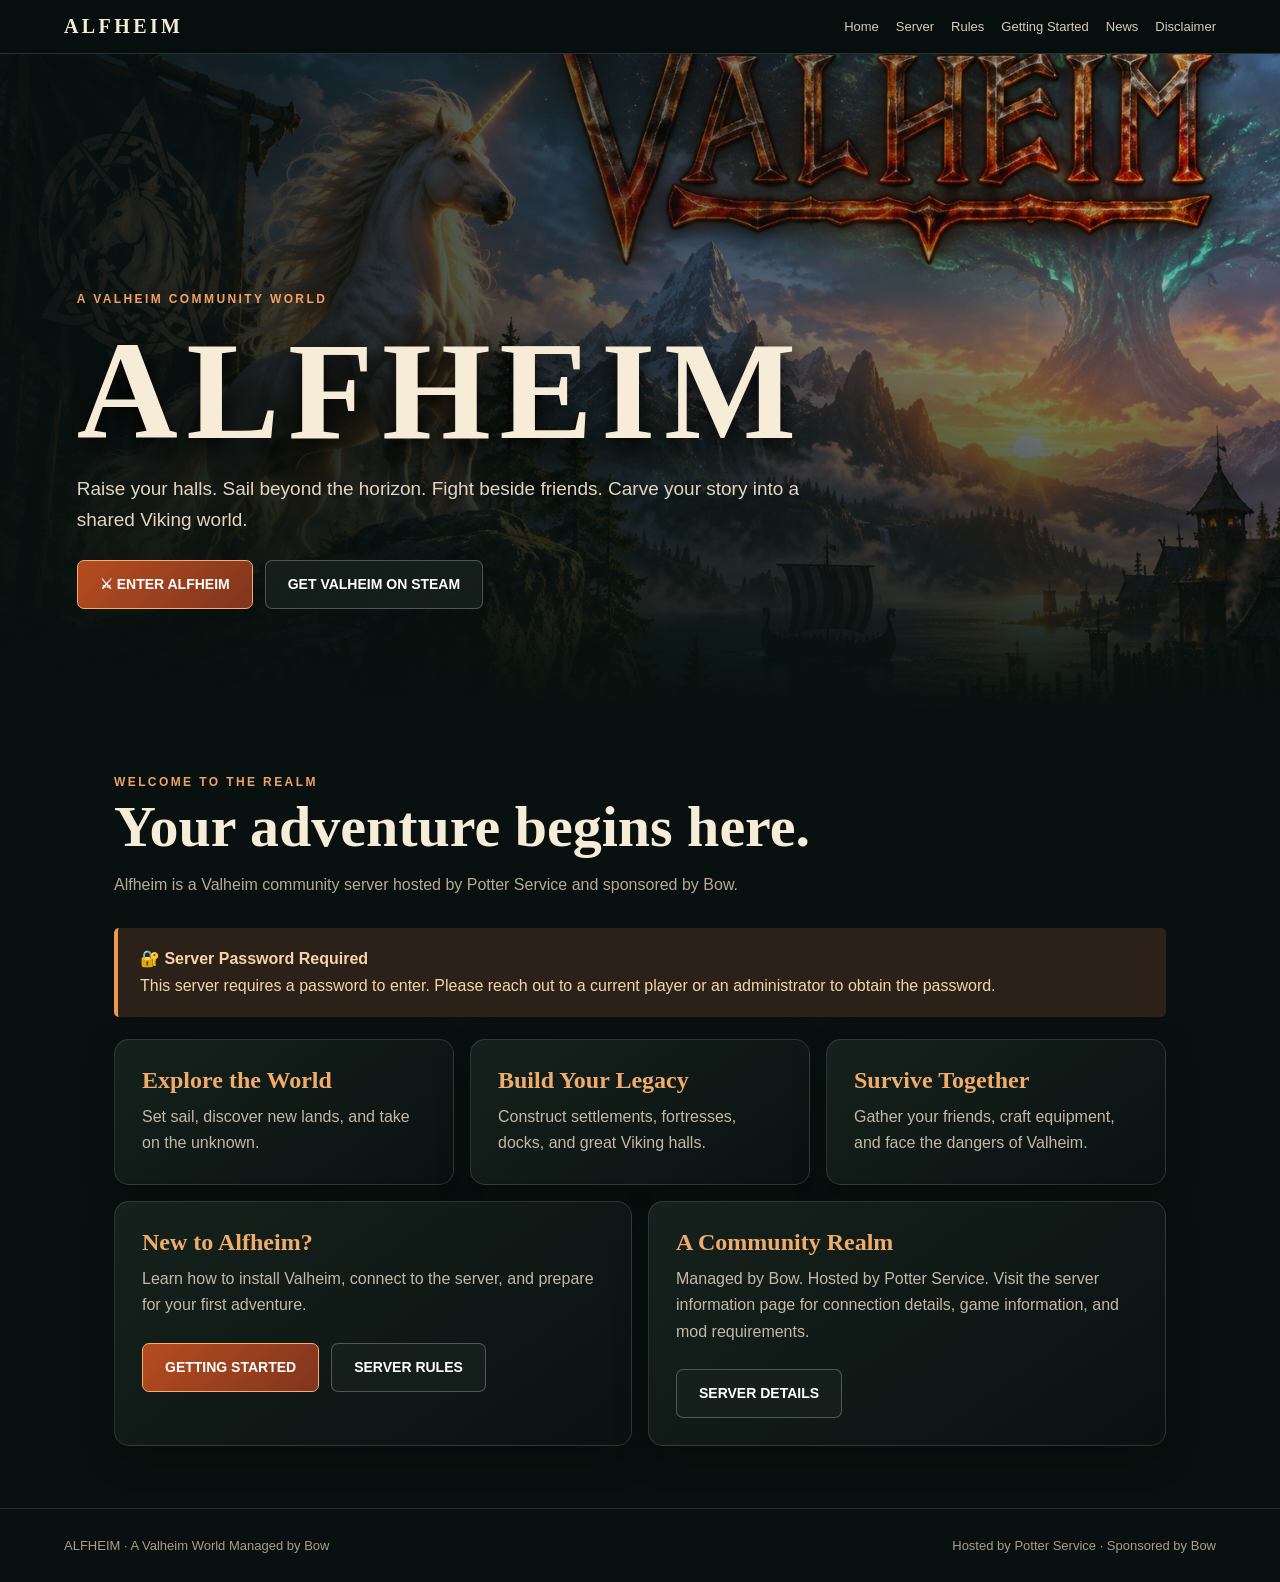
<file: index.html>
<!doctype html><html lang="en"><head><meta charset="utf-8"><meta name="viewport" content="width=device-width,initial-scale=1"><title>Home | Alfheim</title><link rel="stylesheet" href="style.css"></head><body><nav class="nav"><a class="brand" href="index.html" style="text-decoration:none">ALFHEIM</a><div class="links"><a href="index.html">Home</a><a href="server.html">Server</a><a href="rules.html">Rules</a><a href="getting-started.html">Getting Started</a><a href="news.html">News</a><a href="disclaimer.html">Disclaimer</a></div></nav><header class="hero"><div class="hero-box"><div class="eyebrow">A VALHEIM COMMUNITY WORLD</div><h1>ALFHEIM</h1><p>Raise your halls. Sail beyond the horizon. Fight beside friends. Carve your story into a shared Viking world.</p><div class="buttons"><a id="joinAlfheim" class="btn" href="#">⚔ ENTER ALFHEIM</a><a class="btn alt" href="https://store.steampowered.com/app/892970/Valheim/" target="_blank" rel="noopener">GET VALHEIM ON STEAM</a></div></div></header><main class="wrap"><div class="eyebrow">WELCOME TO THE REALM</div><h2 class="section-title">Your adventure begins here.</h2><p class="sub">Alfheim is a Valheim community server hosted by Potter Service and sponsored by Bow.</p><aside class="notice"><strong>🔐 Server Password Required</strong><div>This server requires a password to enter. Please reach out to a current player or an administrator to obtain the password.</div></aside><section class="grid"><article class="card"><h3>Explore the World</h3><p>Set sail, discover new lands, and take on the unknown.</p></article><article class="card"><h3>Build Your Legacy</h3><p>Construct settlements, fortresses, docks, and great Viking halls.</p></article><article class="card"><h3>Survive Together</h3><p>Gather your friends, craft equipment, and face the dangers of Valheim.</p></article></section><section class="grid two" style="margin-top:16px"><article class="panel"><h2>New to Alfheim?</h2><p>Learn how to install Valheim, connect to the server, and prepare for your first adventure.</p><div class="buttons"><a class="btn" href="getting-started.html">GETTING STARTED</a><a class="btn alt" href="rules.html">SERVER RULES</a></div></article><article class="panel"><h2>A Community Realm</h2><p>Managed by Bow. Hosted by Potter Service. Visit the server information page for connection details, game information, and mod requirements.</p><div class="buttons"><a class="btn alt" href="server.html">SERVER DETAILS</a></div></article></section></main><div id="confirmModal" class="modal-backdrop" role="dialog" aria-modal="true" aria-labelledby="confirmTitle"><div class="modal"><div class="eyebrow">PREPARE FOR THE JOURNEY</div><h2 id="confirmTitle">Enter Alfheim?</h2><p>You're about to launch Steam and Valheim. Are you sure you want to continue?</p><div class="modal-actions"><button class="btn" id="yesLaunch">YES, CONTINUE</button><button class="btn alt" data-close>CANCEL</button></div></div></div><div id="waitModal" class="modal-backdrop" role="dialog" aria-modal="true" aria-labelledby="waitTitle"><div class="modal"><div class="eyebrow">YOUR JOURNEY BEGINS</div><h2 id="waitTitle">Launching Valheim</h2><p>Please wait while Steam opens and launches your game. Valheim should automatically connect to the Alfheim server upon launch.</p><p class="small">Your browser may ask permission to open Steam. Allow it to continue. You will need the server password to enter Alfheim.</p><div class="modal-actions"><button class="btn alt" data-close>CLOSE</button></div></div></div><script src="launch.js"></script><footer class="footer"><span>ALFHEIM · A Valheim World Managed by Bow</span><span>Hosted by Potter Service · Sponsored by Bow</span></footer></body></html>
</file>
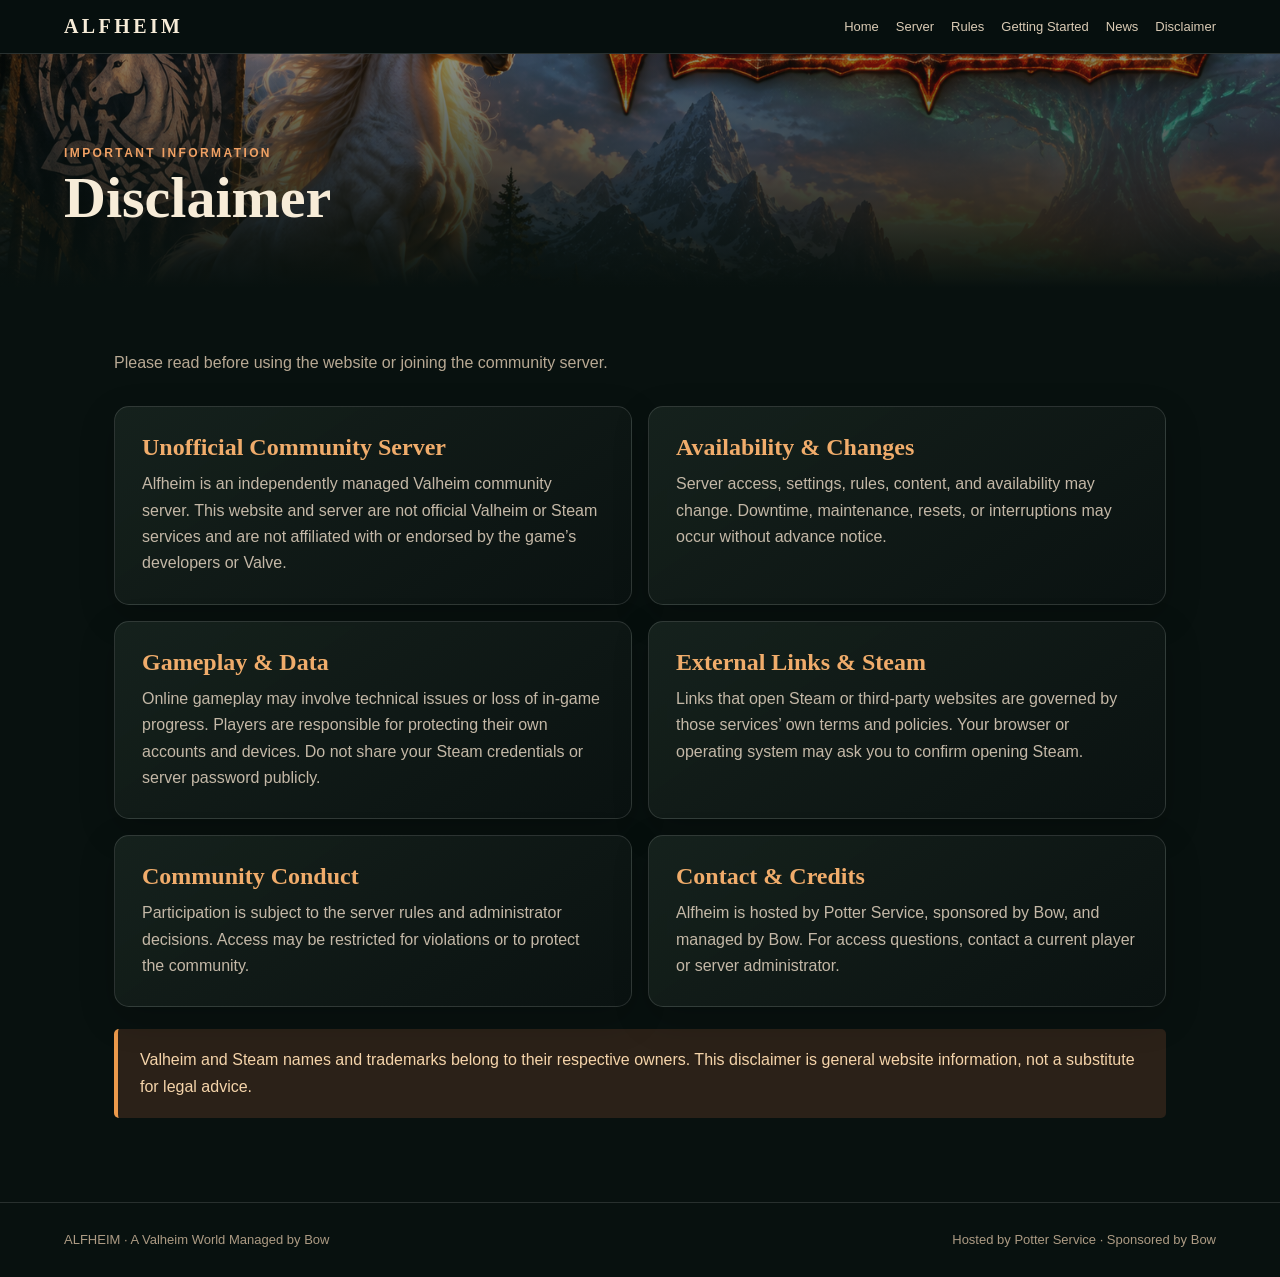
<file: disclaimer.html>
<!doctype html><html lang="en"><head><meta charset="utf-8"><meta name="viewport" content="width=device-width,initial-scale=1"><title>Disclaimer | Alfheim</title><link rel="stylesheet" href="style.css"></head><body><nav class="nav"><a class="brand" href="index.html" style="text-decoration:none">ALFHEIM</a><div class="links"><a href="index.html">Home</a><a href="server.html">Server</a><a href="rules.html">Rules</a><a href="getting-started.html">Getting Started</a><a href="news.html">News</a><a href="disclaimer.html">Disclaimer</a></div></nav><header class="page-banner"><div class="wrap" style="padding:0"><div class="eyebrow">IMPORTANT INFORMATION</div><h1 class="section-title">Disclaimer</h1></div></header><main class="wrap"><p class="sub">Please read before using the website or joining the community server.</p><div class="grid two"><article class="card"><h3>Unofficial Community Server</h3><p>Alfheim is an independently managed Valheim community server. This website and server are not official Valheim or Steam services and are not affiliated with or endorsed by the game’s developers or Valve.</p></article><article class="card"><h3>Availability & Changes</h3><p>Server access, settings, rules, content, and availability may change. Downtime, maintenance, resets, or interruptions may occur without advance notice.</p></article><article class="card"><h3>Gameplay & Data</h3><p>Online gameplay may involve technical issues or loss of in-game progress. Players are responsible for protecting their own accounts and devices. Do not share your Steam credentials or server password publicly.</p></article><article class="card"><h3>External Links & Steam</h3><p>Links that open Steam or third-party websites are governed by those services’ own terms and policies. Your browser or operating system may ask you to confirm opening Steam.</p></article><article class="card"><h3>Community Conduct</h3><p>Participation is subject to the server rules and administrator decisions. Access may be restricted for violations or to protect the community.</p></article><article class="card"><h3>Contact & Credits</h3><p>Alfheim is hosted by Potter Service, sponsored by Bow, and managed by Bow. For access questions, contact a current player or server administrator.</p></article></div><div class="notice">Valheim and Steam names and trademarks belong to their respective owners. This disclaimer is general website information, not a substitute for legal advice.</div></main><footer class="footer"><span>ALFHEIM · A Valheim World Managed by Bow</span><span>Hosted by Potter Service · Sponsored by Bow</span></footer></body></html>
</file>
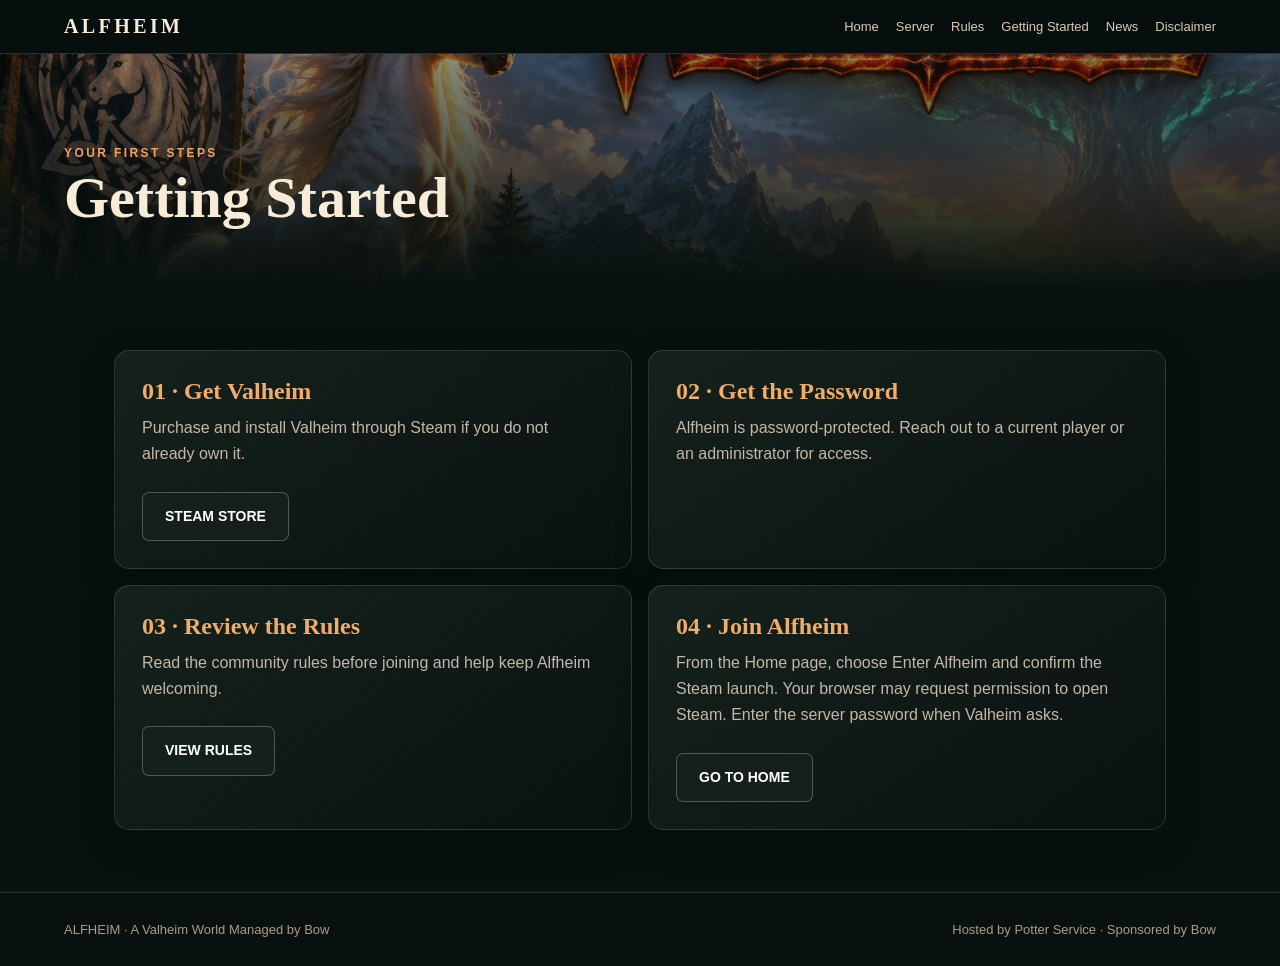
<file: getting-started.html>
<!doctype html><html lang="en"><head><meta charset="utf-8"><meta name="viewport" content="width=device-width,initial-scale=1"><title>Getting Started | Alfheim</title><link rel="stylesheet" href="style.css"></head><body><nav class="nav"><a class="brand" href="index.html" style="text-decoration:none">ALFHEIM</a><div class="links"><a href="index.html">Home</a><a href="server.html">Server</a><a href="rules.html">Rules</a><a href="getting-started.html">Getting Started</a><a href="news.html">News</a><a href="disclaimer.html">Disclaimer</a></div></nav><header class="page-banner"><div class="wrap" style="padding:0"><div class="eyebrow">YOUR FIRST STEPS</div><h1 class="section-title">Getting Started</h1></div></header><main class="wrap"><div class="grid two"><article class="card"><h3>01 · Get Valheim</h3><p>Purchase and install Valheim through Steam if you do not already own it.</p><div class="buttons"><a class="btn alt" href="https://store.steampowered.com/app/892970/Valheim/" target="_blank" rel="noopener">STEAM STORE</a></div></article><article class="card"><h3>02 · Get the Password</h3><p>Alfheim is password-protected. Reach out to a current player or an administrator for access.</p></article><article class="card"><h3>03 · Review the Rules</h3><p>Read the community rules before joining and help keep Alfheim welcoming.</p><div class="buttons"><a class="btn alt" href="rules.html">VIEW RULES</a></div></article><article class="card"><h3>04 · Join Alfheim</h3><p>From the Home page, choose Enter Alfheim and confirm the Steam launch. Your browser may request permission to open Steam. Enter the server password when Valheim asks.</p><div class="buttons"><a class="btn alt" href="index.html">GO TO HOME</a></div></article></div></main><footer class="footer"><span>ALFHEIM · A Valheim World Managed by Bow</span><span>Hosted by Potter Service · Sponsored by Bow</span></footer></body></html>
</file>
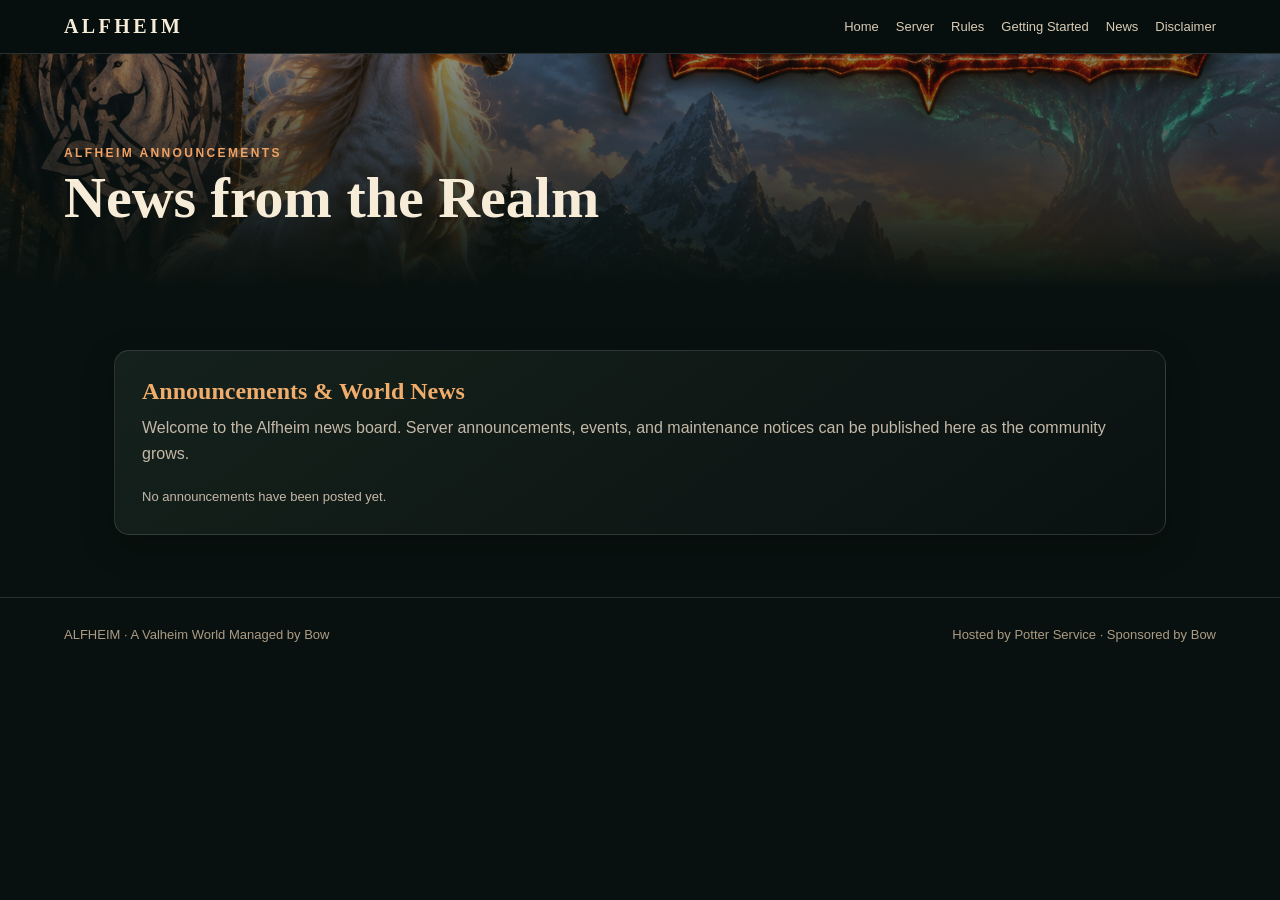
<file: news.html>
<!doctype html><html lang="en"><head><meta charset="utf-8"><meta name="viewport" content="width=device-width,initial-scale=1"><title>News from the Realm | Alfheim</title><link rel="stylesheet" href="style.css"></head><body><nav class="nav"><a class="brand" href="index.html" style="text-decoration:none">ALFHEIM</a><div class="links"><a href="index.html">Home</a><a href="server.html">Server</a><a href="rules.html">Rules</a><a href="getting-started.html">Getting Started</a><a href="news.html">News</a><a href="disclaimer.html">Disclaimer</a></div></nav><header class="page-banner"><div class="wrap" style="padding:0"><div class="eyebrow">ALFHEIM ANNOUNCEMENTS</div><h1 class="section-title">News from the Realm</h1></div></header><main class="wrap"><section class="panel"><h2>Announcements & World News</h2><p>Welcome to the Alfheim news board. Server announcements, events, and maintenance notices can be published here as the community grows.</p><p class="small" style="margin-top:18px">No announcements have been posted yet.</p></section></main><footer class="footer"><span>ALFHEIM · A Valheim World Managed by Bow</span><span>Hosted by Potter Service · Sponsored by Bow</span></footer></body></html>
</file>
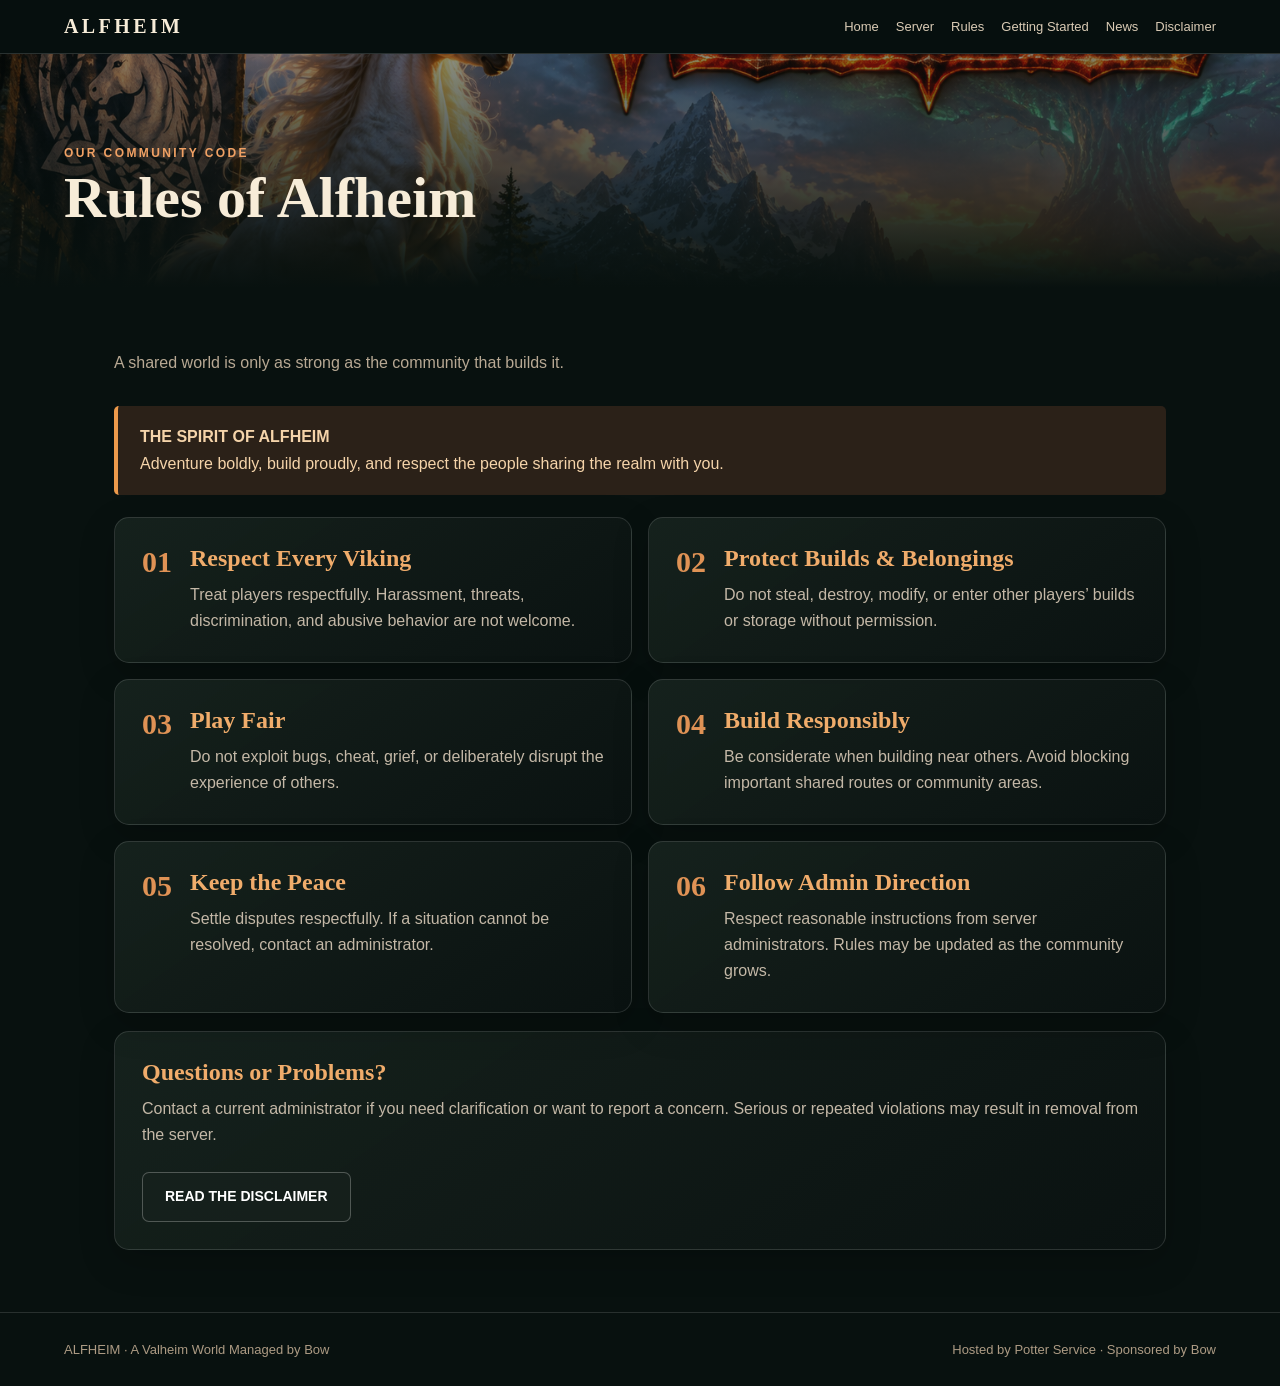
<file: rules.html>
<!doctype html><html lang="en"><head><meta charset="utf-8"><meta name="viewport" content="width=device-width,initial-scale=1"><title>Rules of Alfheim | Alfheim</title><link rel="stylesheet" href="style.css"></head><body><nav class="nav"><a class="brand" href="index.html" style="text-decoration:none">ALFHEIM</a><div class="links"><a href="index.html">Home</a><a href="server.html">Server</a><a href="rules.html">Rules</a><a href="getting-started.html">Getting Started</a><a href="news.html">News</a><a href="disclaimer.html">Disclaimer</a></div></nav><header class="page-banner"><div class="wrap" style="padding:0"><div class="eyebrow">OUR COMMUNITY CODE</div><h1 class="section-title">Rules of Alfheim</h1></div></header><main class="wrap"><p class="sub">A shared world is only as strong as the community that builds it.</p><div class="notice"><strong>THE SPIRIT OF ALFHEIM</strong><div>Adventure boldly, build proudly, and respect the people sharing the realm with you.</div></div><div class="grid two"><article class="card rule"><span class="rule-num">01</span><div><h3>Respect Every Viking</h3><p>Treat players respectfully. Harassment, threats, discrimination, and abusive behavior are not welcome.</p></div></article><article class="card rule"><span class="rule-num">02</span><div><h3>Protect Builds & Belongings</h3><p>Do not steal, destroy, modify, or enter other players’ builds or storage without permission.</p></div></article><article class="card rule"><span class="rule-num">03</span><div><h3>Play Fair</h3><p>Do not exploit bugs, cheat, grief, or deliberately disrupt the experience of others.</p></div></article><article class="card rule"><span class="rule-num">04</span><div><h3>Build Responsibly</h3><p>Be considerate when building near others. Avoid blocking important shared routes or community areas.</p></div></article><article class="card rule"><span class="rule-num">05</span><div><h3>Keep the Peace</h3><p>Settle disputes respectfully. If a situation cannot be resolved, contact an administrator.</p></div></article><article class="card rule"><span class="rule-num">06</span><div><h3>Follow Admin Direction</h3><p>Respect reasonable instructions from server administrators. Rules may be updated as the community grows.</p></div></article></div><section class="panel" style="margin-top:18px"><h2>Questions or Problems?</h2><p>Contact a current administrator if you need clarification or want to report a concern. Serious or repeated violations may result in removal from the server.</p><div class="buttons"><a class="btn alt" href="disclaimer.html">READ THE DISCLAIMER</a></div></section></main><footer class="footer"><span>ALFHEIM · A Valheim World Managed by Bow</span><span>Hosted by Potter Service · Sponsored by Bow</span></footer></body></html>
</file>
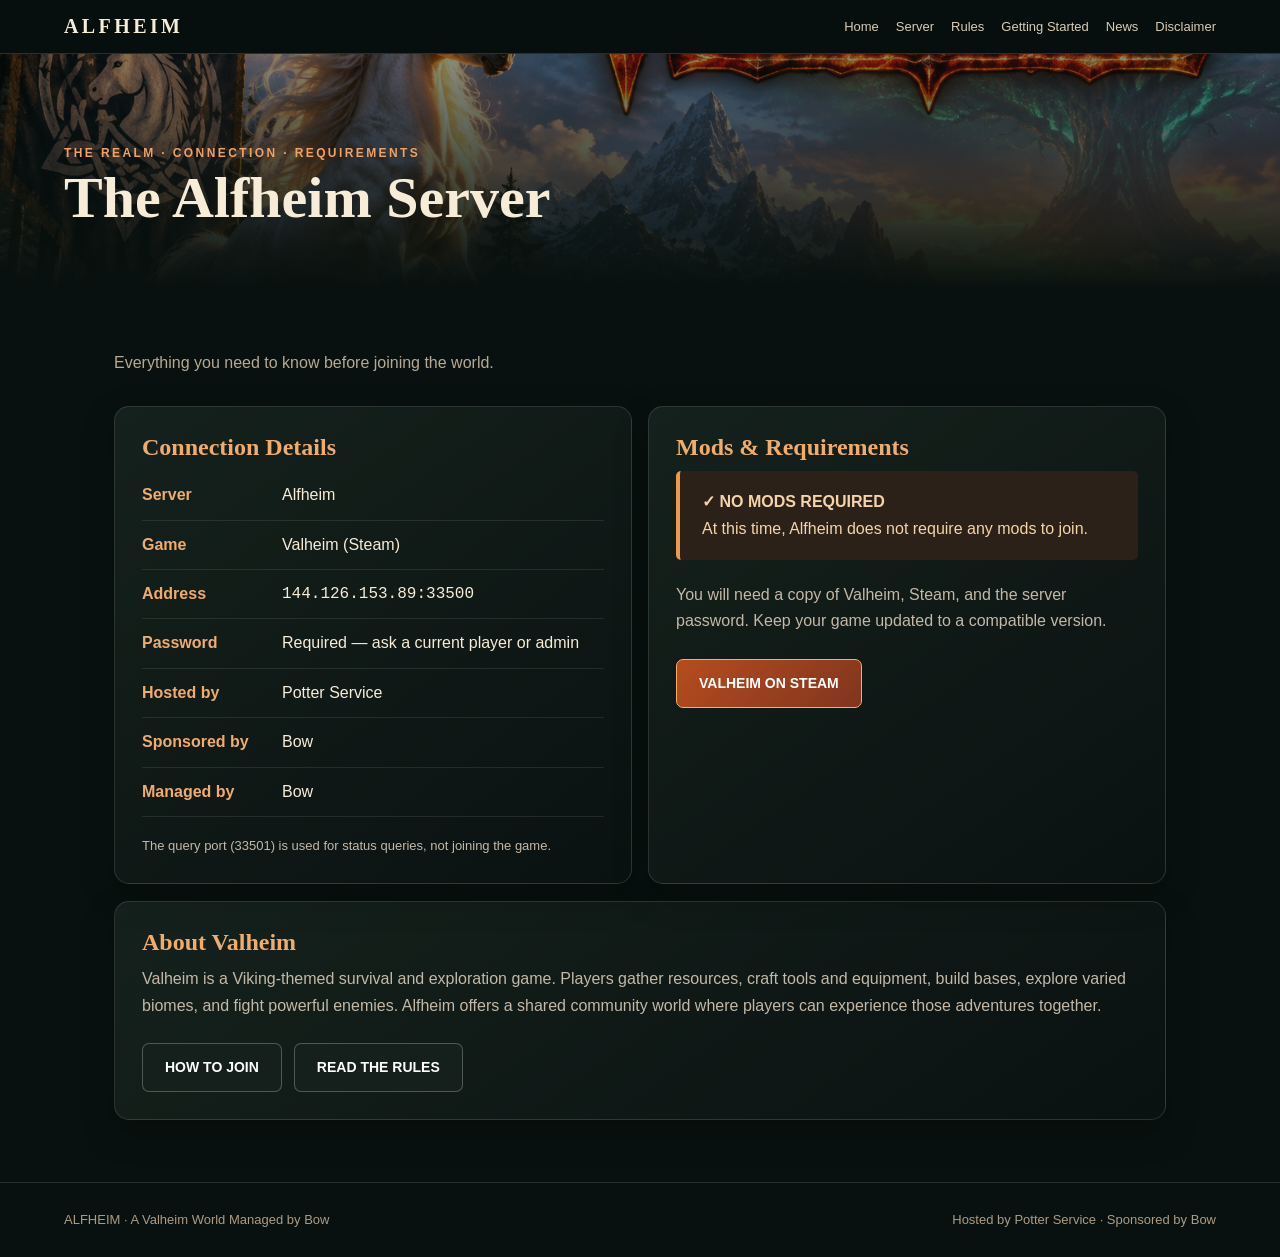
<file: server.html>
<!doctype html><html lang="en"><head><meta charset="utf-8"><meta name="viewport" content="width=device-width,initial-scale=1"><title>The Alfheim Server | Alfheim</title><link rel="stylesheet" href="style.css"></head><body><nav class="nav"><a class="brand" href="index.html" style="text-decoration:none">ALFHEIM</a><div class="links"><a href="index.html">Home</a><a href="server.html">Server</a><a href="rules.html">Rules</a><a href="getting-started.html">Getting Started</a><a href="news.html">News</a><a href="disclaimer.html">Disclaimer</a></div></nav><header class="page-banner"><div class="wrap" style="padding:0"><div class="eyebrow">THE REALM · CONNECTION · REQUIREMENTS</div><h1 class="section-title">The Alfheim Server</h1></div></header><main class="wrap"><p class="sub">Everything you need to know before joining the world.</p><div class="grid two"><section class="panel"><h2>Connection Details</h2><div class="details"><strong>Server</strong><span>Alfheim</span></div><div class="details"><strong>Game</strong><span>Valheim (Steam)</span></div><div class="details"><strong>Address</strong><span class="code">144.126.153.89:33500</span></div><div class="details"><strong>Password</strong><span>Required — ask a current player or admin</span></div><div class="details"><strong>Hosted by</strong><span>Potter Service</span></div><div class="details"><strong>Sponsored by</strong><span>Bow</span></div><div class="details"><strong>Managed by</strong><span>Bow</span></div><p class="small" style="margin-top:18px">The query port (33501) is used for status queries, not joining the game.</p></section><section class="panel"><h2>Mods & Requirements</h2><div class="notice" style="margin-top:10px"><strong>✓ NO MODS REQUIRED</strong><div>At this time, Alfheim does not require any mods to join.</div></div><p>You will need a copy of Valheim, Steam, and the server password. Keep your game updated to a compatible version.</p><div class="buttons"><a class="btn" href="https://store.steampowered.com/app/892970/Valheim/" target="_blank" rel="noopener">VALHEIM ON STEAM</a></div></section></div><section class="panel" style="margin-top:17px"><h2>About Valheim</h2><p>Valheim is a Viking-themed survival and exploration game. Players gather resources, craft tools and equipment, build bases, explore varied biomes, and fight powerful enemies. Alfheim offers a shared community world where players can experience those adventures together.</p><div class="buttons"><a class="btn alt" href="getting-started.html">HOW TO JOIN</a><a class="btn alt" href="rules.html">READ THE RULES</a></div></section></main><footer class="footer"><span>ALFHEIM · A Valheim World Managed by Bow</span><span>Hosted by Potter Service · Sponsored by Bow</span></footer></body></html>
</file>
<file: style.css>
*{box-sizing:border-box}html{scroll-behavior:smooth}body{margin:0;background:#08110f;color:#f7ecd8;font:16px/1.65 'Segoe UI',Arial,sans-serif}a{color:inherit}.nav{position:sticky;top:0;z-index:10;display:flex;align-items:center;justify-content:space-between;padding:15px 5%;background:#07100ff2;backdrop-filter:blur(14px);border-bottom:1px solid #ffffff24}.brand{font:900 20px Georgia,serif;letter-spacing:.17em}.links{display:flex;gap:17px;flex-wrap:wrap}.links a{text-decoration:none;color:#dacbb5;font-size:13px}.links a:hover{color:#ffae67}.hero{min-height:73vh;display:flex;align-items:flex-end;padding:8% 6%;background:linear-gradient(0deg,#08110f 0%,#08110f24 65%),linear-gradient(90deg,#07100ff0,#07100f22),url('assets/background.png') center/cover}.hero-box{max-width:750px}.eyebrow{color:#f0a164;font-size:12px;font-weight:800;letter-spacing:.2em}.hero h1{font:700 clamp(65px,11vw,140px)/.9 Georgia,serif;letter-spacing:.06em;margin:18px 0;text-shadow:0 9px 25px #000}.hero p{font-size:19px;color:#e1d5c5}.buttons{display:flex;flex-wrap:wrap;gap:12px;margin-top:24px}.btn{display:inline-block;text-decoration:none;padding:12px 22px;border-radius:7px;background:linear-gradient(135deg,#b64c1f,#80351e);border:1px solid #f6ad70;color:white;font-weight:800;cursor:pointer;font-size:14px}.btn.alt{background:#17211dcc;border-color:#ffffff40}.btn:hover{filter:brightness(1.17)}.wrap{max-width:1180px;margin:auto;padding:62px 5%}.section-title{font:700 clamp(35px,5vw,58px) Georgia,serif;margin:0 0 12px}.sub{color:#b8a994;margin:0 0 30px}.grid{display:grid;grid-template-columns:repeat(3,minmax(0,1fr));gap:16px}.grid.two{grid-template-columns:repeat(2,minmax(0,1fr))}.card,.panel{padding:27px;border:1px solid #ffffff21;border-radius:15px;background:linear-gradient(145deg,#17231eea,#0a1211);box-shadow:0 12px 36px #0003}.card h3,.panel h2{color:#f0ac6b;margin:0 0 10px;font:700 24px Georgia,serif}.card p,.panel p{color:#c4b8a7;margin:0}.notice{border-left:4px solid #ed9a4b;background:#2b2118;padding:18px 22px;margin:22px 0;border-radius:5px;color:#f5d4aa}.details{display:grid;grid-template-columns:130px 1fr;gap:10px;border-bottom:1px solid #ffffff17;padding:11px 0}.details strong{color:#f0ac6b}.code{font-family:Consolas,monospace;overflow-wrap:anywhere}.rule{display:flex;gap:18px}.rule-num{font:700 30px Georgia,serif;color:#df9255}.footer{padding:26px 5%;border-top:1px solid #ffffff21;display:flex;justify-content:space-between;flex-wrap:wrap;gap:14px;color:#ad9b84;font-size:13px}.modal-backdrop{position:fixed;inset:0;z-index:100;background:#000d;display:none;align-items:center;justify-content:center;padding:20px}.modal-backdrop.visible{display:flex}.modal{width:min(540px,100%);border:1px solid #d99661;border-radius:17px;padding:30px;background:linear-gradient(145deg,#1b2923,#0a1110);box-shadow:0 25px 100px #000}.modal h2{font:700 30px Georgia,serif;color:#f3b477;margin:0 0 12px}.modal p{color:#e3d4c0}.modal-actions{display:flex;gap:10px;flex-wrap:wrap;margin-top:25px}.small{font-size:13px;color:#ab9d8b}.page-banner{padding:90px 5% 45px;background:linear-gradient(0deg,#08110f,#08110f77),url('assets/background.png') center 40%/cover}@media(max-width:800px){.nav{align-items:flex-start;flex-direction:column;gap:12px}.links{gap:11px}.grid,.grid.two{grid-template-columns:1fr}.hero{min-height:64vh}.hero h1{font-size:65px}.details{grid-template-columns:1fr;gap:0}}
</file>
